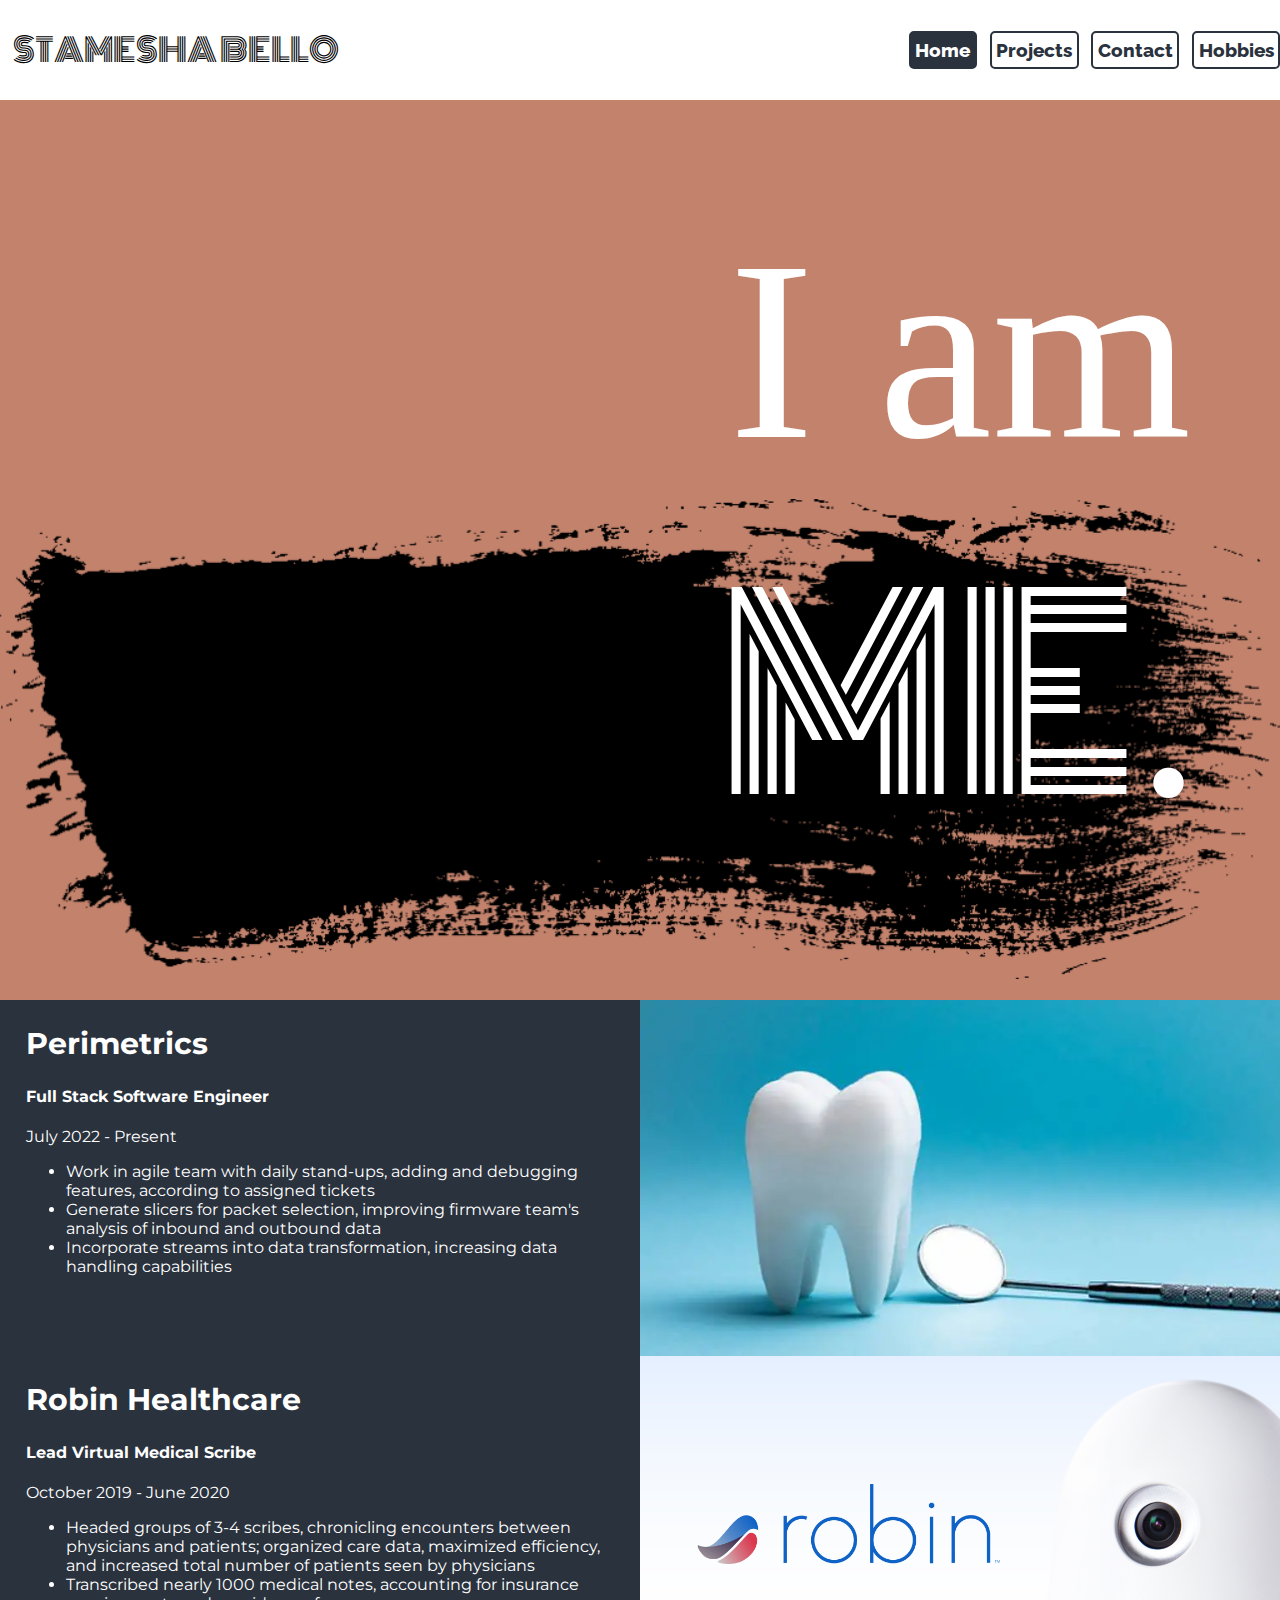
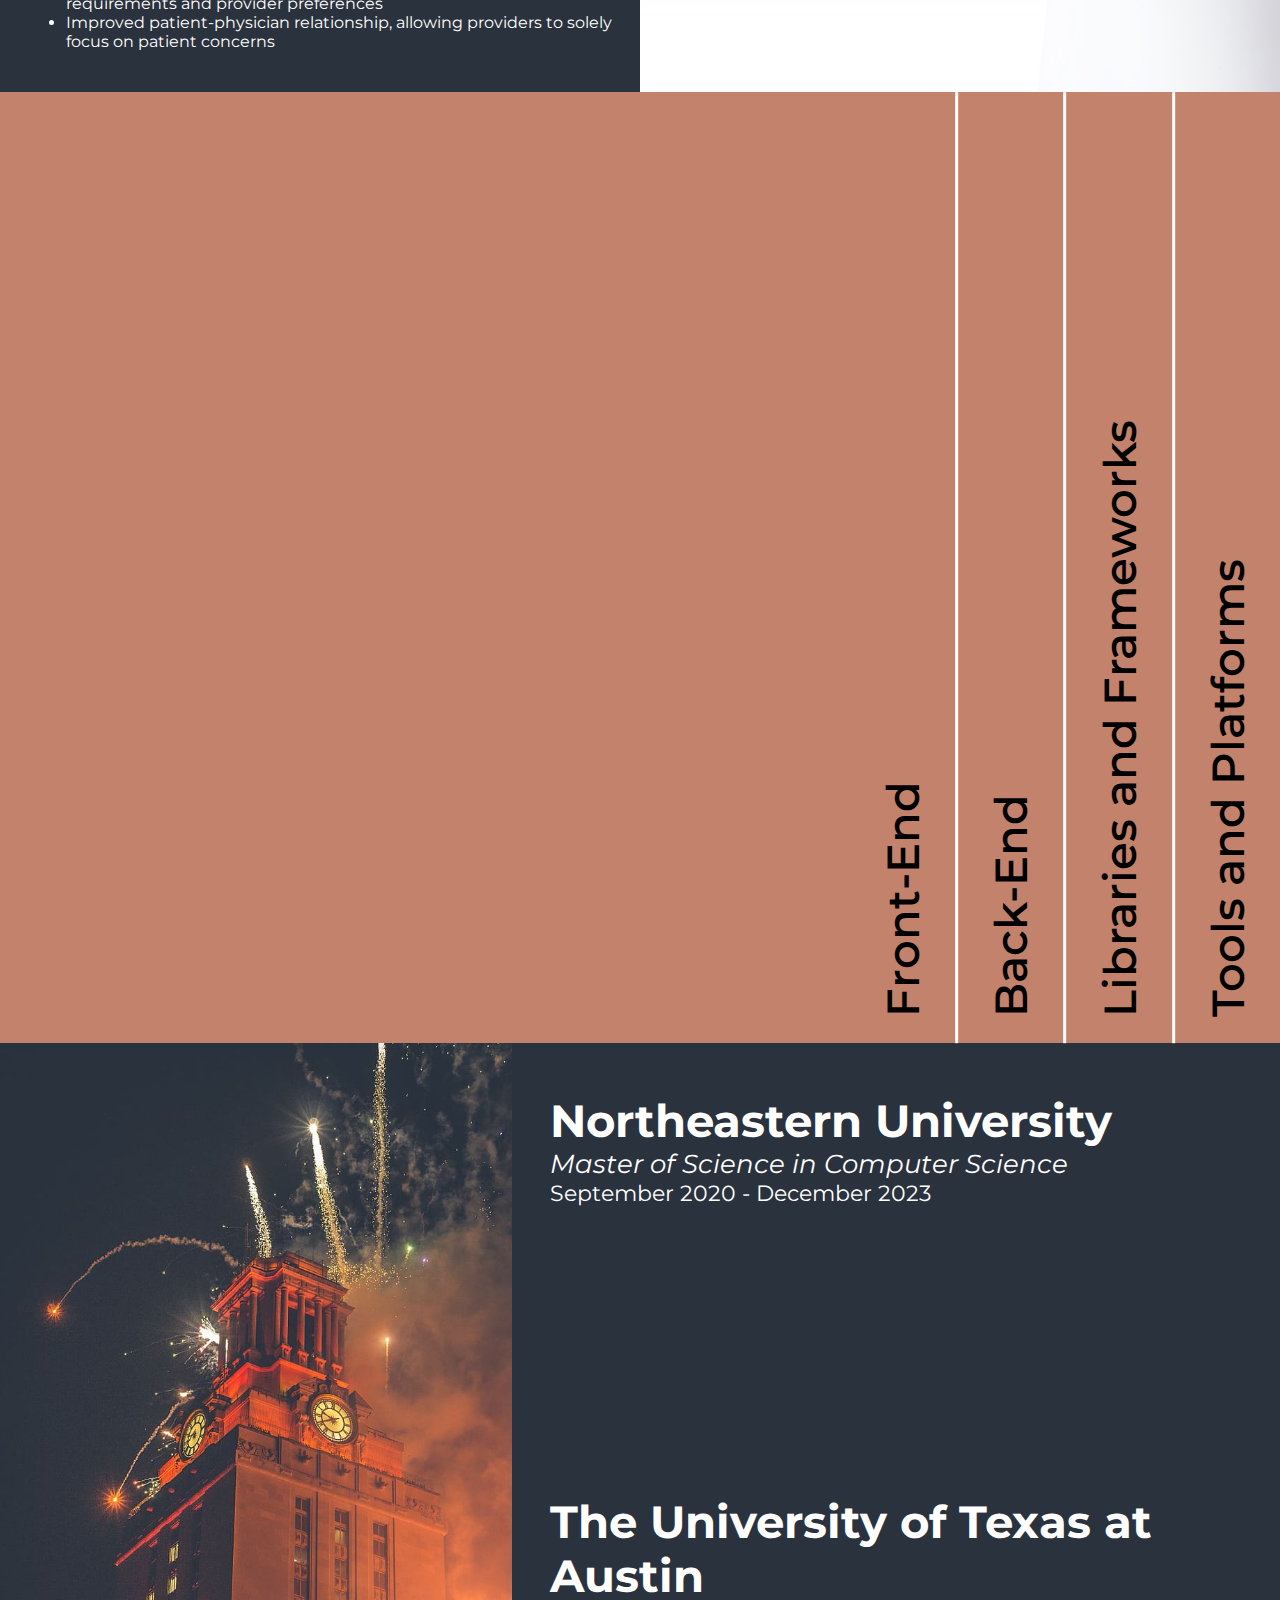
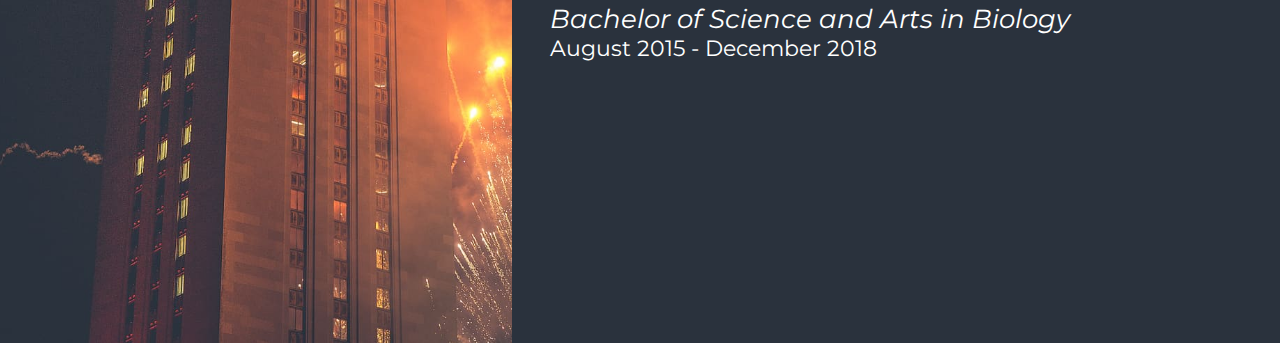
<file: index.html>
<!DOCTYPE html>
<html>
    <head>
        <meta charset="utf-8">
        <meta
            name="viewport"
            content="width=device-width, initial-scale=1"
        />
        <link
            href="./global_styles.css"
            rel="stylesheet"
        />
        <link
            href="./home.css"
            rel="stylesheet"
        />
        <link
          rel="preconnect"
          href="https://fonts.googleapis.com"
        >
        <link
          rel="preconnect"
          href="https://fonts.gstatic.com"
          crossorigin
        >
        <link
          href="https://fonts.googleapis.com/css2?family=Monoton&family=Montserrat:wght@300&family=Montserrat+Alternates&family=Raleway:wght@200&display=swap"
          rel="stylesheet"
        >
        <title>Stamesha Bello's Portfolio</title>
    </head>

    <body>

        <!--
            There should be a page about you, including references to any
            experience or education you want to include.  This should also
            be your home or landing page.
        -->

        <div class="navbar">
          <a href="" class="navbar-title">
            STA<span class="self-highlight">ME</span>SHA BELLO
          </a>
          <a href="" class="navbar-link navbar-link-current-page">Home</a>
          <a href="./projects/" class="navbar-link">Projects</a>
          <a href="./contact/" class="navbar-link">Contact</a>
          <a href="./hobbies/" class="navbar-link">Hobbies</a>
        </div>

        <div class="home-page-greeting">
          <div class="home-page-greeting-text">
            I am <span class="greeting-self-highlight">ME</span>.
          </div>
        </div>

        <div class="experience-section">
          <div class="job-description">
            <h2 class="job-title">Perimetrics</h2>
            <h4>Full Stack Software Engineer</h4>
            <div class="experience-date">July 2022 - Present</div>
            <ul>
              <li>
                Work in agile team with daily stand-ups, adding and debugging features, according to assigned tickets
              </li>
              <li>
                Generate slicers for packet selection, improving firmware team's analysis of inbound and outbound data
              </li>
              <li>
                Incorporate streams into data transformation, increasing data handling capabilities
              </li>
            </ul>
          </div>
          <div class="job-img-container">
            <img
              class="job-img"
              src="./resources/dental.webp"
              alt="Tooth and dental instrument"
            />
          </div>

          <div class="job-description">
            <h2 class="job-title">Robin Healthcare</h2>
            <h4>Lead Virtual Medical Scribe</h4>
            <div class="experience-date">October 2019 - June 2020</div>
            <ul>
              <li>
                Headed groups of 3-4 scribes, chronicling encounters between physicians and patients;
                organized care data, maximized efficiency, and increased total number of patients seen by physicians
              </li>
              <li>
                Transcribed nearly 1000 medical notes, accounting for insurance requirements and provider preferences
              </li>
              <li>
                Improved patient-physician relationship, allowing providers to solely focus on patient concerns
              </li>
            </ul>
          </div>
          <div class="job-img-container">
            <img
              class="job-img"
              src="./resources/robin-healthcare.png"
              alt="Robin Healthcare Logo"
            />
          </div>
        </div>

        <div class="technical-knowledge">
          <div class="front-end-tech">
            <div>Front-End</div>
            <div class="tech-img-container">
              <img
                src="./resources/android.svg"
                alt="Android Robot Logo"
              />
              <img
                src="./resources/css3.svg"
                alt="CSS3 Logo"
              />
              <img
                src="./resources/html5.svg"
                alt="HTML5 Logo"
              />
              <img
                src="./resources/javascript.svg"
                alt="JavaScript Logo"
              />
              <img
                src="./resources/typescript.svg"
                alt="Typescript Logo"
              />
              <img
                src="./resources/vue_js.svg"
                alt="Vue Logo"
              />
            </div>
          </div>

          <div class="back-end-tech">
            <div>Back-End</div>
            <div class="tech-img-container">
              <img
                src="./resources/java.svg"
                alt="Java Logo"
              />
              <img
                src="./resources/mysql.svg"
                alt="MySQL Logo"
              />
              <img
                src="./resources/python.svg"
                alt="Python Logo"
              />
            </div>
          </div>

          <div class="libraries-and-frameworks-tech">
            <div>Libraries and Frameworks</div>
            <div class="tech-img-container">
              <img
                src="./resources/junit5.png"
                alt="JUnit 5 Logo"
              />
              <img
                src="./resources/pytest.svg"
                alt="Pytest Logo"
              />
            </div>
          </div>

          <div class="tools-and-platforms-tech">
            <div>Tools and Platforms</div>
            <div class="tech-img-container">
              <img
                src="./resources/aws.svg"
                alt="AWS Logo"
              />
              <img
                src="./resources/docker.svg"
                alt="Docker Logo"
              />
              <img
                src="./resources/firebase.svg"
                alt="Firebase Logo"
              />
              <img
                src="./resources/git.svg"
                alt="Git Logo"
              />
              <img
                src="./resources/kubernetes.svg"
                alt="Kubernetes Logo"
              />
              <img
                src="./resources/linux-logo.svg"
                alt="Linux Logo"
              />
              <img
                src="./resources/unreal_engine.svg"
                alt="Unreal Engine Logo"
              />
              <img
                src="./resources/windows.svg"
                alt="Windows Logo"
              />
            </div>
          </div>
        </div>

        <div class="education-section">
          <div class="education-img">
            <img
              src="./resources/ut_tower_fireworks.jpg"
              class="UT-tower"
              alt="The Univeristy of Texas Tower with fireworks"
            />
          </div>
          <div class="school-list">
            <div class="school">
              <div class="university-name">Northeastern University</div>
              <div class="degree">Master of Science in Computer Science</div>
              <div class="dates-of-attendance">September 2020 - December 2023</div>
            </div>

            <div class="school">
              <div class="university-name">The University of Texas at Austin</div>
              <div class="degree">Bachelor of Science and Arts in Biology</div>
              <div class="dates-of-attendance">August 2015 - December 2018</div>
            </div>
          </div>
        </div>

        <!--
            Required HTML/CSS Elements
            Mobile friendly design
                Your website should look equally as good when on a mobile phone
                or desktop computer.  Some considerations:
                    - You may need to modify your navbar so that it shows as much
                      space as possible.   
                    - All content should be equally accessible whether a user is
                      on desktop or mobile
                    - Text, images and other content should shrink and grow so
                      that it is easier to see
                    - Idea: it might be a good idea to move the navbar (say from
                      the side to the bottom of the screen) when the user is in
                      mobile or browser view.

            Use of certain CSS properties and features
                You website should use, at least once, each of the following
                CSS properties or features:
                    - @media queries
        -->
    </body>
</html>
</file>
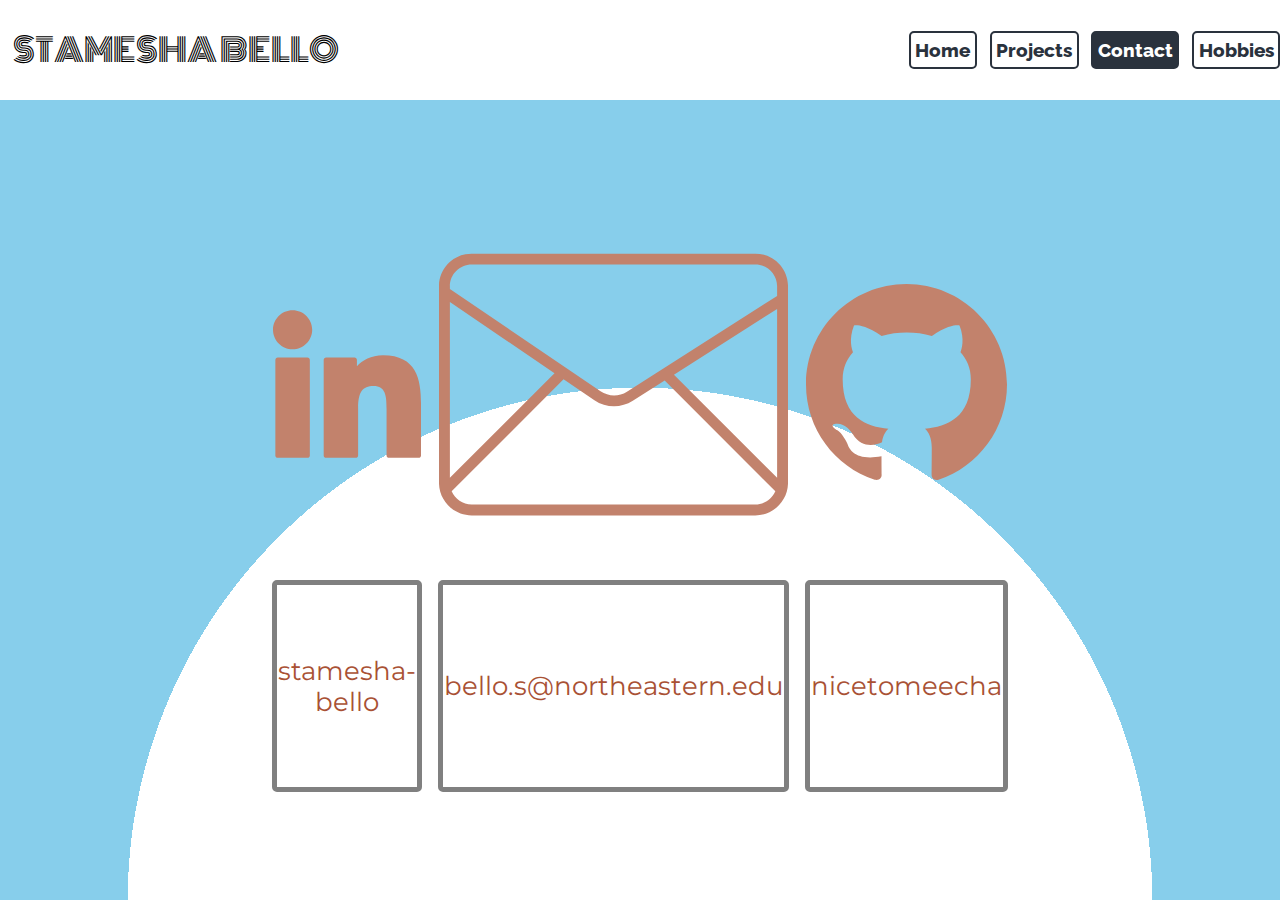
<file: contact/index.html>
<!DOCTYPE html>
<html>
    <head>
        <meta charset="utf-8" />
        <meta
            name="viewport"
            content="width=device-width, initial-scale=1"
        />
        <link
            href="../global_styles.css"
            rel="stylesheet"
        />
        <link
            href="./contact.css"
            rel="stylesheet"
        />
        <link
            rel="preconnect"
            href="https://fonts.googleapis.com"
        >
        <link
            rel="preconnect"
            href="https://fonts.gstatic.com"
            crossorigin
        >
        <link
            href="https://fonts.googleapis.com/css2?family=Monoton&family=Montserrat:wght@300&family=Montserrat+Alternates&family=Raleway:wght@200&display=swap"
            rel="stylesheet"
        >
        <title>Contact Me</title>
    </head>
    
    <body>

        <div class="navbar">
            <a href="../" class="navbar-title">
                STA<span class="self-highlight">ME</span>SHA BELLO
            </a>
            <a href="../" class="navbar-link">Home</a>
            <a href="../projects/" class="navbar-link">Projects</a>
            <a href="" class="navbar-link navbar-link-current-page">Contact</a>
            <a href="../hobbies/" class="navbar-link">Hobbies</a>
        </div>

        <div class="contact-table-container">
            <table class="contact-table">
                <tr>
                    <td>
                        <a
                            href="https://www.linkedin.com/in/stamesha-bello"
                            target="_blank"
                        >
                            <object type="image/svg+xml" data="../resources/linkedin-logo.svg" class="logo">
                                LinkedIn Logo <!-- fallback image in CSS -->
                            </object>
                        </a>
                    </td>
                    <td>
                        <a 
                            href="mailto:bello.s@northeastern.edu?subject=Project 1 Complaints&body=Your rickety website needs a lot of work!"
                        >
                            <object
                                type="image/svg+xml"
                                data="../resources/email-icon.svg"
                                class="logo"
                            >
                                E-mail Icon
                            </object>
                        </a>
                    </td>
                    <td>
                        <a
                            href="https://github.com/nice-to-meecha"
                            target="_blank"
                        >
                            <object
                                type="image/svg+xml"
                                data="../resources/Octicons-mark-github.svg"
                                class="logo"
                            >
                                GitHub Logo
                            </object>
                        </a>
                    </td>
                </tr>

                <tr>
                    <td class="link-only-cell">
                        <a
                            href="https://www.linkedin.com/in/stamesha-bello"
                            target="_blank"
                        >
                            stamesha-bello
                        </a>
                    </td>
                    <td class="link-only-cell">
                        <a 
                            href="mailto:bello.s@northeastern.edu?subject=Project 1 Complaints&body=Your rickety website needs a lot of work!"
                        >
                            bello.s@northeastern.edu
                        </a>
                    </td>
                    <td class="link-only-cell">
                        <a
                            href="https://github.com/nice-to-meecha"
                            target="_blank"
                        >
                            nicetomeecha
                        </a>
                    </td>
                </tr>
            </table>
        </div>
    </body>
</html>
</file>
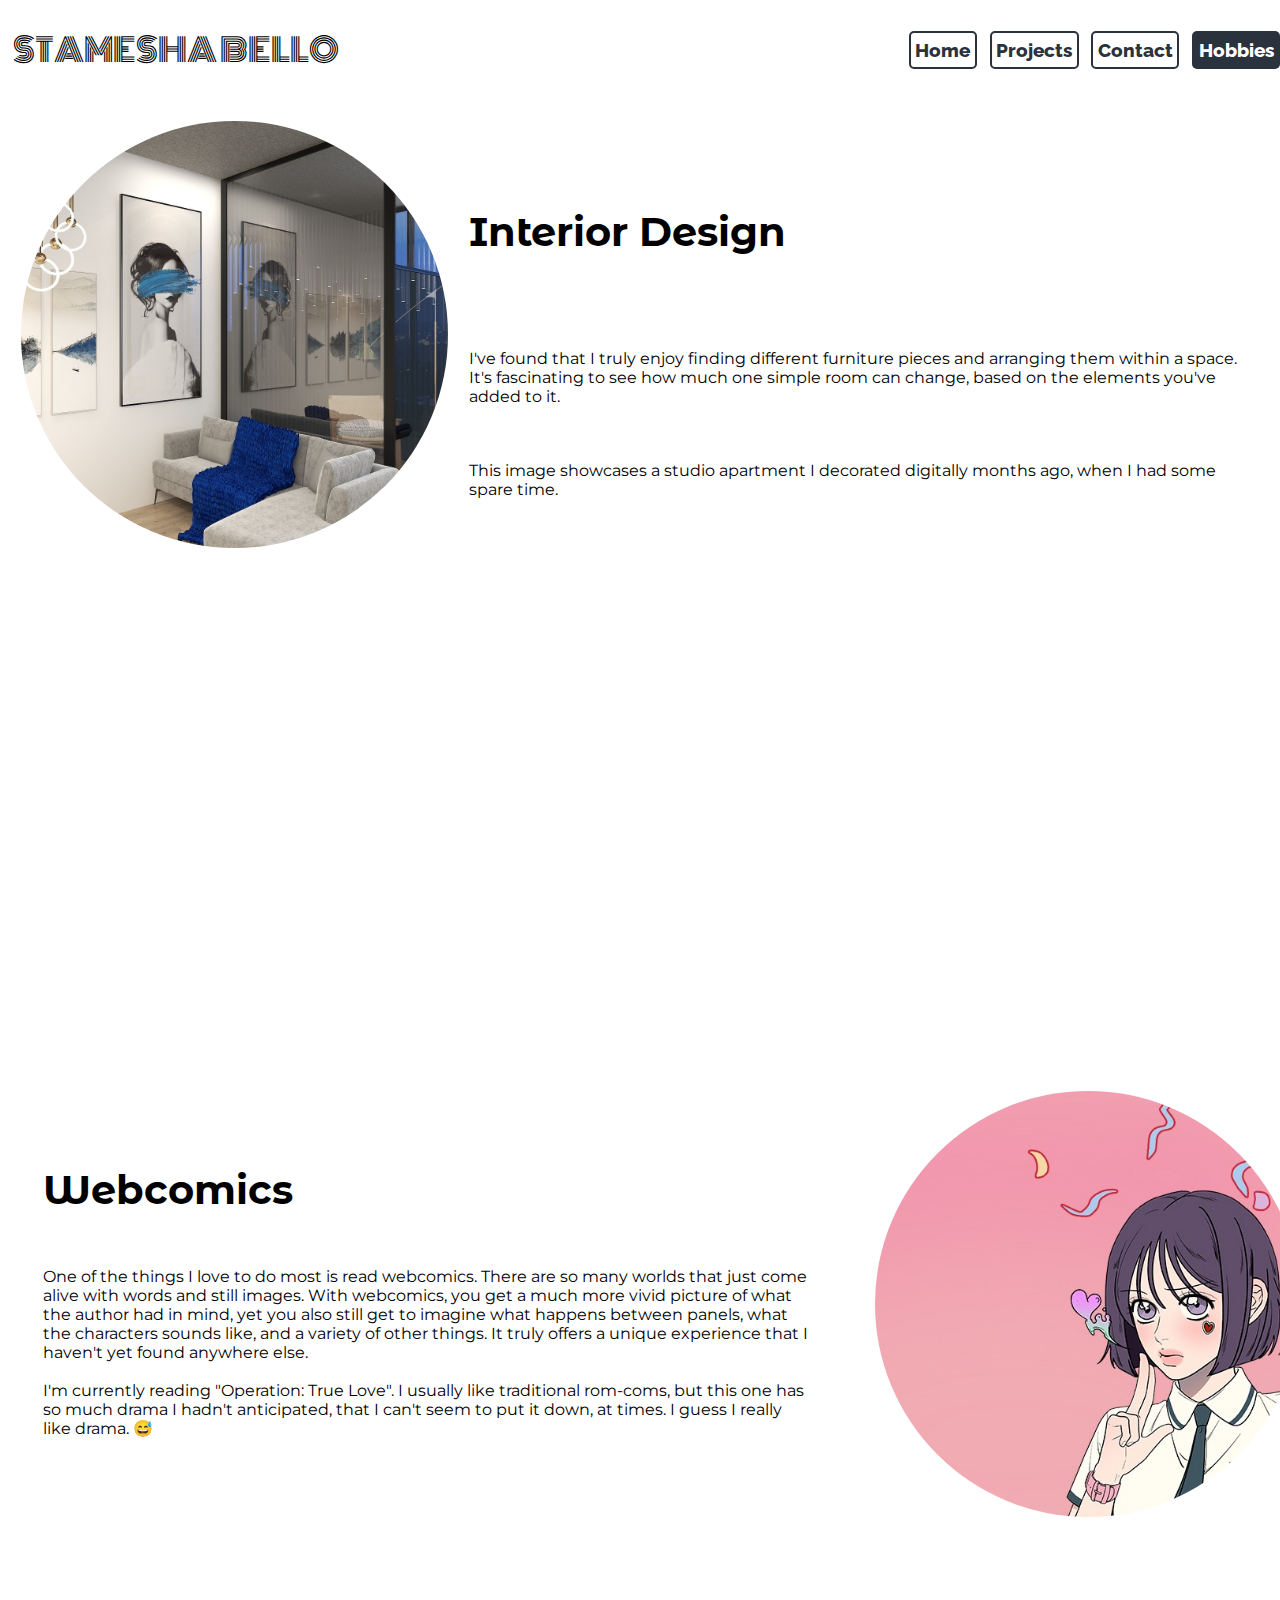
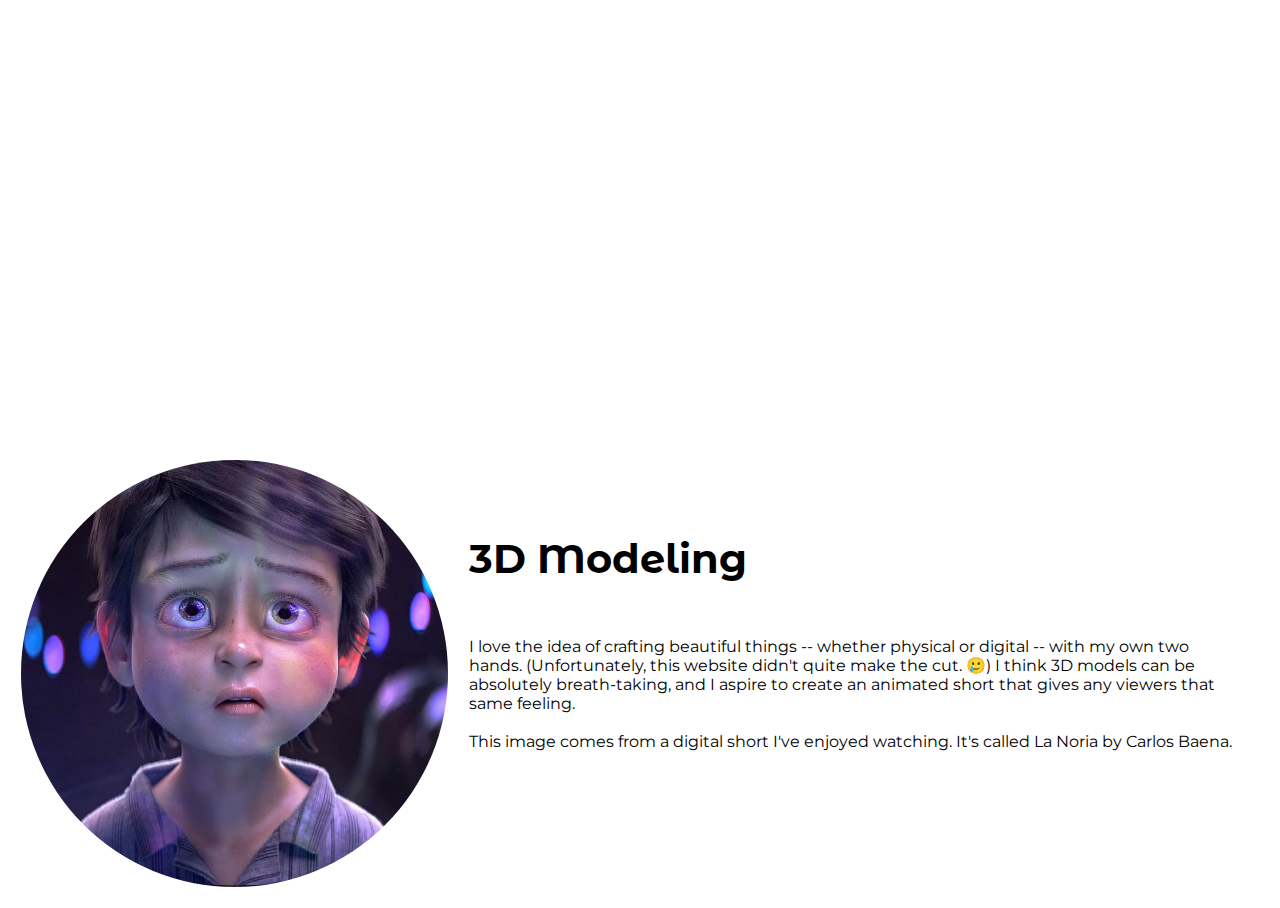
<file: hobbies/index.html>
<!DOCTYPE html>
<html>
    <head>
        <meta charset="utf-8" />
        <meta
            name="viewport"
            content="width=device-width, initial-scale=1"
        />
        <link
            href="../global_styles.css"
            rel="stylesheet"
        />
        <link
            href="./hobbies.css"
            rel="stylesheet"
        />
        <link
            rel="preconnect"
            href="https://fonts.googleapis.com"
        >
        <link
            rel="preconnect"
            href="https://fonts.gstatic.com"
            crossorigin
        >
        <link
            href="https://fonts.googleapis.com/css2?family=Monoton&family=Montserrat:wght@300&family=Montserrat+Alternates&family=Raleway:wght@200&display=swap"
            rel="stylesheet"
        >
        <title>My Hobbies</title>
    </head>

    <body>
        <div class="navbar">
            <a href="../" class="navbar-title">
                STA<span class="self-highlight">ME</span>SHA BELLO
            </a>
            <a href="../" class="navbar-link">Home</a>
            <a href="../projects/" class="navbar-link">Projects</a>
            <a href="../contact/" class="navbar-link">Contact</a>
            <a href="" class="navbar-link navbar-link-current-page">Hobbies</a>
        </div>

        <div class="hobby-container">
            <div class="interior-design-img">
            <img
                class="hobby-img"
                src="../resources/couch-with-art-and-reading-room.jpg"
                alt="Portion of a studio digitally designed by me"
            />
            </div>
            <div class="interior-design-description">
                <h4>Interior Design</h4>
                <p>
                    I've found that I truly enjoy finding different furniture pieces and
                    arranging them within a space. It's fascinating to see how much one
                    simple room can change, based on the elements you've added to it.
                </p>
                <p>
                    This image showcases a studio apartment I decorated digitally months ago,
                    when I had some spare time.
                </p>
            </div>

            <div class="webcomics-description">
                <h4>Webcomics</h4>
                <p>
                    One of the things I love to do most is read webcomics. There are so many
                    worlds that just come alive with words and still images. With webcomics,
                    you get a much more vivid picture of what the author had in mind, yet you
                    also still get to imagine what happens between panels, what the characters
                    sounds like, and a variety of other things. It truly offers a unique experience
                    that I haven't yet found anywhere else.
                    <br />
                    <br />
                    I'm currently reading "Operation: True Love". I usually like traditional rom-coms, but this
                    one has so much drama I hadn't anticipated, that I can't seem to put it down, at times.
                    I guess I really like drama. 😅
                </p>
            </div>
            <div class="webcomics-img">
            <img
                class="hobby-img"
                src="../resources/operation-true-love.jpg",
                alt="'Operation: True Love' Cover Image"
            />
            </div>

            <div class="modeling-3d-img">
            <img
                class="hobby-img"
                src="../resources/la-noria.jpg"
                alt="Still image from 'La Noria'"
            />
            </div>
            <div class="modeling-3d-description">
                <h4>3D Modeling</h4>
                <p>
                    I love the idea of crafting beautiful things -- whether physical or digital --
                    with my own two hands. (Unfortunately, this website didn't quite make the cut. 🥲) 
                    I think 3D models can be absolutely breath-taking, and I aspire to create an
                    animated short that gives any viewers that same feeling.
                    <br />
                    <br />
                    This image comes from a digital short I've enjoyed watching.
                    It's called La Noria by Carlos Baena.
                </p>
            </div>
        </div>
    </body>
</html>
</file>
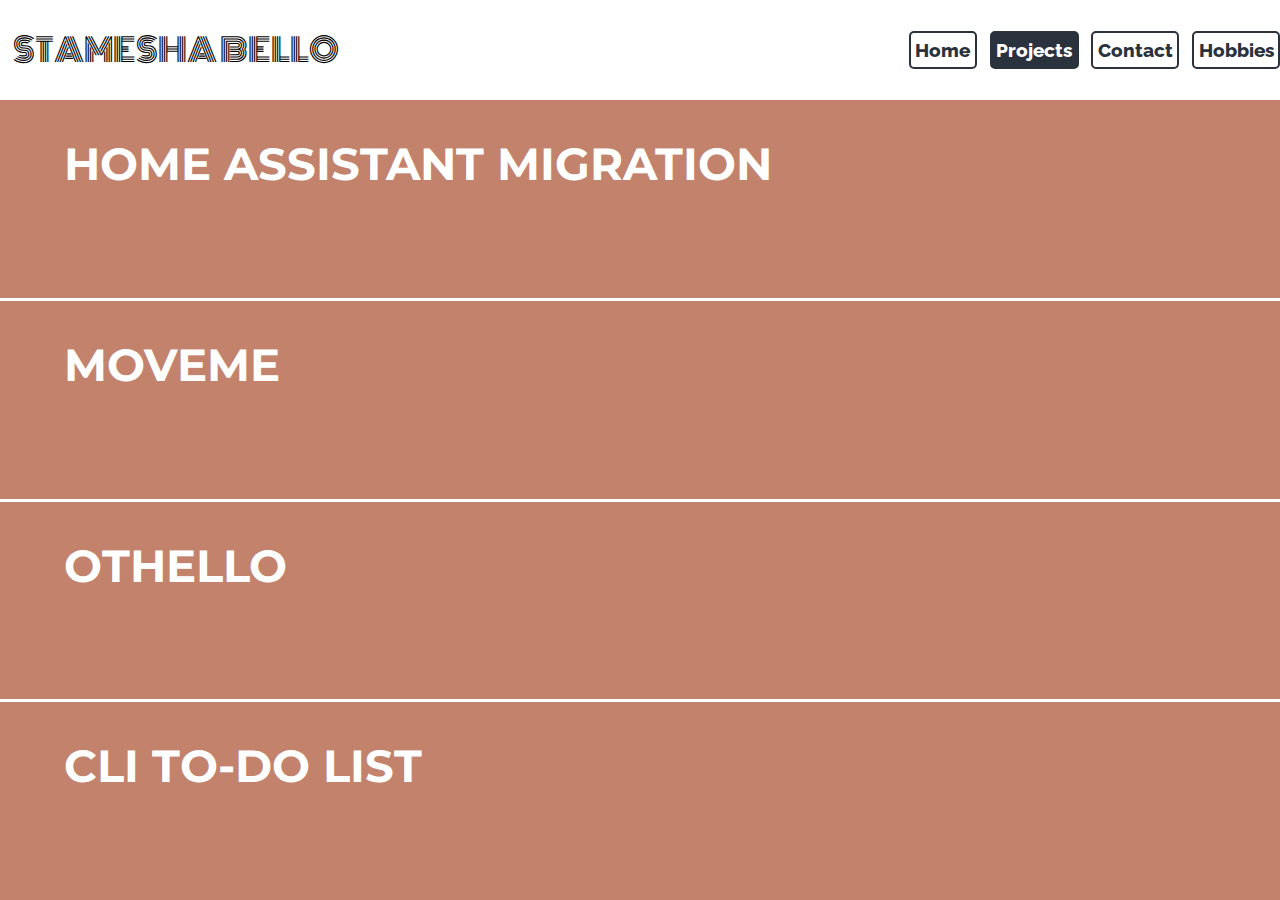
<file: projects/index.html>
<!DOCTYPE html>
<html>
    <head>
        <meta charset="utf-8" />
        <meta
            name="viewport"
            content="width=device-width, initial-scale=1"
        />
        <link
            href="../global_styles.css"
            rel="stylesheet"
        />
        <link
            href="./project.css"
            rel="stylesheet"
        />
        <link
            rel="preconnect"
            href="https://fonts.googleapis.com"
        >
        <link
            rel="preconnect"
            href="https://fonts.gstatic.com"
            crossorigin
        >
        <link
            href="https://fonts.googleapis.com/css2?family=Monoton&family=Montserrat:wght@300&family=Montserrat+Alternates&family=Raleway:wght@200&display=swap"
            rel="stylesheet"
        >
        <title>My Projects</title>
    </head>

    <body>
        <div class="navbar">
            <a href="../" class="navbar-title">
                STA<span class="self-highlight">ME</span>SHA BELLO
            </a>
            <a href="../" class="navbar-link">Home</a>
            <a href="" class="navbar-link navbar-link-current-page">Projects</a>
            <a href="../contact/" class="navbar-link">Contact</a>
            <a href="../hobbies/" class="navbar-link">Hobbies</a>
        </div>

        <div class="project-container">
            <div class="project project1">
                <h2 class="project-title">HOME ASSISTANT MIGRATION</h2>
                <div class="popup">
                    <div class="img-container">
                        <a
                            href="https://github.com/nice-to-meecha/CS6620_Group22"
                            target="_blank"
                        >
                            <img 
                                src="../resources/Home_Assistant_Logo.svg.png"
                                class="popup-img"
                            />
                        </a>
                    </div>
                    <ul>
                        <li>
                            Designed and implemented a solution to programmatically migrate container-based, IoT automation and
                            management software to cloud resources, using boto3 and various AWS services
                        </li>
                        <li>
                            Created a highly available, scalable, reliable, and more performant alternative to a local installation;
                            decreased reboot time from 2 minutes to 25 seconds
                        </li>
                    </ul>
                </div>
            </div>
            <div class="project project2">
                <h2 class="project-title">MOVEME</h2>
                <div class="popup">
                    <div class="img-container">
                        <a
                            href="https://github.com/nice-to-meecha/Bello_CS5520MAD_MoveMe"
                            target="_blank"
                        >
                            <img
                                src="../resources/MoveMe.JPEG"
                                class="popup-img"
                            />
                        </a>
                    </div>
                    <ul>
                        <li>
                            Produced an Android app easing 3D animation processes, shortening time investments from hours to
                            minutes
                        </li>
                        <li>
                            Developed game-like user interface, generating an immersive experience for animation; utilized mobile
                            gyroscope sensor, likening 3D animation to recording a real-life video
                        </li>                        
                    </ul>
                </div>
            </div>
            <div class="project project3">
                <h2 class="project-title">OTHELLO</h2>
                <div class="popup">
                    <div class="img-container">
                        <img
                            src="../resources/othello.png"
                            class="popup-img"
                        />
                    </div>
                    <ul>
                        <li>
                            Utilized object oriented design principles to implement the board game Othello with highlighted player moves
                        </li>
                        <li>
                            Developed a greedy algorithm to dictate game play for an AI opponent.
                        </li>
                    </ul>
                </div>
            </div>
            <div class="project project4">
                <h2 class="project-title">CLI TO-DO LIST</h2>
                <div class="popup">
                    <div class="img-container">
                        <a
                            href="https://github.com/nice-to-meecha/Academic_Samples/tree/main/Java_Todo_Application_Group"
                            target="_blank"
                        >
                            <img
                                src="../resources/to-do-list.jpeg"
                                class="popup-img"
                            />
                        </a>
                    </div>
                    <ul>
                        <li>
                            Led a team in generation of a CLI-based to-do app, allowing users to create, modify and delete tasks, based
                            on provided flags
                        </li>
                        <li>
                            Utilized factory, iterator, and MVC architectural design patterns, increasing code modularity,
                            reusability, testability, and upgradability
                        </li>
                    </ul>
                </div>
            </div>
        </div>
    </body>
</html>
</file>
<file: global_styles.css>
:root {
    --primary-color: #c2826c;
    --secondary-color: #2a323d;
    --rust-color: #A95134;
}

body {
    width: 100%;
    height: 100%;
    font-family: 'Montserrat', sans-serif;
}

.navbar {
    position: fixed;
    left: 0px;
    width: 100%;
    height: var(--navbar-height);
    background-color: white;
    color: var(--secondary-color);
    display: flex;
    justify-items: center;
    align-content: center;
    align-items: center;
    z-index: 2;
}

.navbar-link {
    border: 2px solid var(--secondary-color);
    border-radius: 5px;
    width: auto;
    text-align: center;
    text-decoration: none;
    color: var(--secondary-color);
    transition: 1s;
    position: relative;
    overflow: hidden;
    font-family: 'Raleway', sans-serif;
    font-weight: 800;
}

.navbar-link-current-page {
    background-color: var(--secondary-color);
    color: white;
}

.navbar-link::before {
    content: "";
    width: 100%;
    height: 100%;
    background-color: var(--primary-color);
    z-index: -1;
    position: absolute;
    top: 0px;
    left: 0px;
    transform: translateX(-100%);
    transition: 1s;
}

.navbar-link:hover::before {
    transform: translateX(0);
}

.navbar-link:hover {
    color: white;
    border-color: var(--primary-color);
}

.navbar-title {
    position: absolute;
    left: 1%;
    width: fit-content;
    border: none;
    text-decoration: none;
    color: black;
    font-family: 'Monoton', cursive;
}

.self-highlight {
    transition: color 0.5s;
}

.navbar-title:hover .self-highlight {
    color: var(--primary-color);
}

/* @media Queries */

/*  Extra Small (ipod, etc.) */
@media (min-width: 0px) {
    :root {
        --navbar-height: 75px;
    }

    body {
        margin: 0px 0px var(--navbar-height) 0px;
    }

    .navbar {
        top: auto;
        bottom: 0px;
        justify-content: center;
        gap: 5%;
    }

    .navbar-title {
        font-size: 0vw;
    }

    .navbar-link {
        font-size: 5vw;
        padding: 1vw 0.75vw;
    }
}

/* Small (cell phone) */
@media (min-width: 576px) {
    :root {
        --navbar-height: 100px;
    }

    body {
        margin: var(--navbar-height) 0px 0px 0px;
    }
    
    .navbar {
        top: 0px;
        bottom: auto;
        justify-content: flex-end;
        gap: 1%;
    }

    .navbar-title {
        font-size: 5vw;
    }

    .navbar-link {
        font-size: 2.25vw;
        padding: 0.5vw 0.35vw;
    }
}

/* Medium (tablet) */
@media (min-width: 768px) {
    .navbar-title {
        font-size: 4vw;
    }

    .navbar-link {
        font-size: 2vw;
    }
}

/* Large (computer) */
@media (min-width: 992px) {
    .navbar-title {
        font-size: 3vw;
        display: hidden;
    }

    .navbar-link {
        font-size: 1.75vw;
    }
}

/* Extra Large (large computer screen) */
@media (min-width: 1200px) {
    .navbar-title {
        font-size: 2.5vw;
    }

    .navbar-link {
        font-size: 1.5vw;
    }
}
</file>
<file: home.css>
.home-page-greeting {
    width: 100%;
    height: 100vh;
    color: white;
    display: flex;
    justify-content: flex-end;
    align-items: center;
    font-family: 'Times New Roman', Times, serif;
    background: var(--primary-color) url("./resources/black-brush-stroke.png") no-repeat right bottom;
    background-size: contain;
    background-position-y: 95%;
}

.greeting-self-highlight {
    font-family: 'Monoton', cursive;
}

.home-page-greeting-text {
    width: 50%;
    font-size: var(--greeting-font-size);
    text-align: right;
}

.experience-section {
    width: 100%;
    height: auto;
    background-color: var(--secondary-color);
    color: white;
    display: flex;
    flex-wrap: wrap;
    justify-content: flex-end;
}

.job-img-container {
    overflow: hidden;
    display: flex;
    justify-content: center;
    align-items: center;
}

.job-img {
    width: 100%;
    height: auto;
}

.job-title {
    font-size: 30px;
}

.technical-knowledge {
    width: 100%;
    /* min-height: 50vh; */
    max-height: fit-content;
    background-color: var(--primary-color);
    display: flex;
    justify-content: flex-end;
}

.front-end-tech, .back-end-tech,
.libraries-and-frameworks-tech,
.tools-and-platforms-tech {
    padding: 2%;
    height: 100%;
    writing-mode: vertical-lr;
    transform: rotate(180deg);
    border-left: 3px solid white;
    transition: 1s;
}

.tools-and-platforms-tech {
    border-left: none;
}

.front-end-tech:hover, .back-end-tech:hover,
.libraries-and-frameworks-tech:hover,
.tools-and-platforms-tech:hover {
    flex: 30;
    background-color: var(--rust-color);
    color: white;
}

.front-end-tech:hover .tech-img-container,
.back-end-tech:hover .tech-img-container,
.libraries-and-frameworks-tech:hover .tech-img-container,
.tools-and-platforms-tech:hover .tech-img-container {
    display: flex;
    flex-wrap: wrap;
    justify-content: center;
    align-items: center;
}

.tech-img-container {
    width: 75%;
    display: none;
    transform: rotate(180deg);
}

.education-section {
    display: flex;
    background-color: var(--secondary-color);
    width: 100%;
    max-height: fit-content;
    color: white;
    flex-wrap: wrap;
}

.education-img {
    display: flex;
    justify-content: center;
    align-items: center;
}

.UT-tower {
    width: 100%;
    height: 100%;
    max-height: 100%;
    object-fit: cover;
}

.school-list {
    display: flex;
    flex-direction: column;
    padding: 1% 0%;
}

.school {
    width: 90%;
    height: 40%;
    padding: 5%;
}

.university-name {
    font-weight: bold;
}

.degree {
    font-style: italic;
}


/* @media Queries */

/*  Extra Small (ipod, etc.) */
@media (min-width: 0px) {
    .home-page-greeting-text {
        --greeting-font-size: 30vw;
        text-align: center;
    }

    .home-page-greeting {
        justify-content: center;
        margin: 0px;
        background-position-y: 75%;
    }

    .job-description {
        width: 96%;
        height: 25%;
        padding: 0% 2%;
    }

    .job-img-container {
        width: 100%;
        height: 25%;
    }

    .tech-img-container > img {
        width: 20vw;
        padding: 10px;
    }

    .technical-knowledge {
        font-size: 5vw;
        font-weight: 600;
    }

    .education-section {
        height: 200vh;
    }

    .education-img {
        width: 100%;
        height: 50%;
    }

    .school-list {
        width: 100%;
        height: 50%;
    }

    .university-name {
        font-size: 5vw;
    }

    .degree {
        font-size: 4vw;
    }
    
    .dates-of-attendance {
        font-size: 3.25vw;
    }
}

/* Small (cell phone) */
@media (min-width: 576px) {
    .home-page-greeting-text {
        --greeting-font-size: 25vw;
    }

    .home-page-greeting {
        justify-content: flex-end;
        margin-right: 10px;
    }

    .technical-knowledge {
        font-weight: 550;
    }

    .education-section {
        height: 100vh;
    }

    .education-img {
        width: 40%;
        height: 100%;
    }

    .school-list {
        width: 60%;
        height: 90%
    }

    .university-name {
        font-size: 4vw;
    }

    .degree {
        font-size: 3.5vw;
    }

    .dates-of-attendance {
        font-size: 2.875vw;
    }
}

/* Medium (tablet) */
@media (min-width: 768px) {
    .home-page-greeting {
        background-position-y: 95%;
    }

    .home-page-greeting-text {
        --greeting-font-size: 25vw;
    }

    .job-description {
        width: 46%;
        height: 50%;
    }

    .job-img-container {
        width: 50%;
        height: 50%;
    }

    .tech-img-container > img {
        width: 15vw;
    }

    .technical-knowledge {
        font-size: 3.85vw;
    }

    .degree {
        font-size: 3vw;
    }

    .dates-of-attendance {
        font-size: 2.5vw;
    }
}

/* Large (computer) */
@media (min-width: 992px) {
    .home-page-greeting-text {
        --greeting-font-size: 25vw;
    }

    .degree {
        font-size: 2.5vw;
    }

    .dates-of-attendance {
        font-size: 2.125vw;
    }
}

/* Extra Large (large computer screen) */
@media (min-width: 1200px) {
    .home-page-greeting-text {
        --greeting-font-size: 20vw;
    }

    .tech-img-container > img {
        width: 12vw;
    }

    .technical-knowledge {
        font-size: 3.5vw;
    }

    .university-name {
        font-size: 3.5vw;
    }

    .degree {
        font-size: 2vw;
    }
    
    .dates-of-attendance {
        font-size: 1.75vw;
    }
}
</file>
<file: contact/contact.css>
body {
    color: white;
}

.circular-background {
    position: absolute;
    top: 0px;
    left: 0px;
    width: 100%;
    height: calc(100vh - var(--navbar-height));
    z-index: -1;
    background-color: blue;
    display: flex;
    justify-content: center;
    align-items: center;
}

.circle {
    clip-path: circle(6rem at bottom center);
    background-color: black;
    width: 100%;
    padding-top: 100%;
}

.contact-table-container {
    width: 100%;
    height: calc(100vh - var(--navbar-height));
    display: flex;
    justify-content: center;
    align-items: center;
    background: radial-gradient(circle at bottom center, white, white 50%, skyblue 50%);
    flex-wrap: wrap;
    overflow-x: auto;
}

.contact-table {
    width: 50%;
    min-width: 500px;
    /* border-collapse: collapse; */
    border-spacing: 1em;
    flex-shrink: 1;
}

.contact-table td {
    width: 25%;
    min-height: fit-content;
    height: calc((100vh - var(--navbar-height)) / 4);
    max-height: calc((100vh - var(--navbar-height)) / 4);
    aspect-ratio: 1 / 1;
    text-align: center;
}

.link-only-cell {
    border: 5px solid gray;
    border-radius: 5px;
}

.link-only-cell > a {
    text-decoration: none;
    font-size: 2vw;
    color: var(--rust-color);
}

.logo {
    width: 100%;
}

/* @media (min-width: 0px) {
    .link-only-cell > a {
        text-decoration: none;
        font-size: 2vw;
        color: var(--rust-color);
    }

    .contact-table {
        transform: rotate(90deg);
        writing-mode: vertical-lr;
    }

    .logo {
        transform: rotate(-90deg);
    }
} */
</file>
<file: hobbies/hobbies.css>
h4 {
    font-family: 'Montserrat Alternates', sans-serif;
    font-size: 40px;
}

.hobby-container {
    width: 100%;
    max-height: fit-content;
    display: grid;
    grid-template-columns: repeat(3, minmax(0, 1fr));
    grid-template-rows: repeat(3, minmax(0, 1fr));
    grid-template-areas: 
        "interior-design-img interior-design-description interior-design-description"
        "webcomics-description webcomics-description webcomics-img"
        "modeling-3d-img modeling-3d-description modeling-3d-description"
    ;
    row-gap: 500px;
}

.interior-design-img {
    grid-area: interior-design-img;
}

.interior-design-description {
    grid-area: interior-design-description;
    display: flex;
    /* justify-content: center; */
    align-items: center;
    flex-wrap: wrap;
    /* text-align: left; */
}

.webcomics-img {
    grid-area: webcomics-img;
}

.webcomics-description {
    grid-area: webcomics-description;
}

.modeling-3d-img {
    grid-area: modeling-3d-img;
}

.modeling-3d-description {
    grid-area: modeling-3d-description;
}

.interior-design-img, .webcomics-img,
.modeling-3d-img {
    width: 100%;
    border-radius: 50%;
    overflow: hidden;
    aspect-ratio: 1;
}

.hobby-img {
    object-fit: cover;
    height: 100%;
    width: 100%;
    object-position: bottom;
}

.interior-design-img, .interior-design-description,
.webcomics-img, .webcomics-description,
.modeling-3d-img, .modeling-3d-description {
    margin: 5%;
}

@media (min-width: 0px) {
    .hobby-container {
        grid-template-areas: 
            "interior-design-img "
            "interior-design-description"
            "webcomics-img"
            "webcomics-description"
            "modeling-3d-img"
            "modeling-3d-description"
        ;
        grid-template-columns: minmax(0, 1fr);
        grid-template-rows: repeat(6, minmax(0, 1fr));
        row-gap: 2%;
    }
}

@media (min-width: 576px) {
    .hobby-container {
        grid-template-columns: repeat(3, minmax(0, 1fr));
        grid-template-rows: repeat(3, minmax(0, 1fr));
        grid-template-areas: 
            "interior-design-img interior-design-description interior-design-description"
            "webcomics-description webcomics-description webcomics-img"
            "modeling-3d-img modeling-3d-description modeling-3d-description"
        ;
        row-gap: 500px;
    }
}
</file>
<file: projects/project.css>
body {
    --content-display: none;
    --project-title-font-size: 55px;
}

.project-grid {
    width: 100%;
    height: calc(100vh - var(--navbar-height));
    background-color: var(--primary-color);
    display: grid;
    grid-template-columns: 1fr 1fr;
    grid-template-rows: 1fr;
    grid-template-areas:
        "selected-project-img projects";
    color: white;
}

.selected-project-img {
    grid-area: selected-project-img;
    border-right: 3px solid white;
    background-image: url(../resources/Home_Assistant_Logo.svg.png);
    background-size: 50%;
    background-position: center;
    background-repeat: no-repeat;
}

.project {
    border-top: 3px solid white;
    padding: 0% 5%;
    flex-grow: 1;
    flex-shrink: 1;
    transition: 1s;
}

.project:first-child {
    border-top: none;
}

.project:hover {
    --content-display: block;
    --project-title-font-size: 32px;
}

.project-title {
    font-size: 3.5vw;
    /* font-size: 55px; */
    font-weight: bold;
    transition: 0.5s;
    /* margin: 0px; */
}

.project-container {
    background-color: var(--primary-color);
    color: white;
    grid-area: projects;
    display: flex;
    flex-direction: column;
    justify-content: center;
    justify-items: center;
    width: 100%;
    height: calc(100vh - var(--navbar-height));
    transition: 1s;
    overflow-y: auto;
}

.project:hover .project-title {
    /* color: rgb(255, 255, 255, 0); */
}

.project:hover {
    background-color: var(--rust-color);
}

.project:hover .popup {
    display: block;
}

.popup {
    position: absolute;
    top: calc(var(--navbar-height) + 10px);
    z-index: 1;
    height: 80%;
    display: none;
    transition: display 0.5s;
}

.popup > ul {
    background-color: var(--rust-color);
}

.img-container {
    width: 100%;
    height: 50%;
}

.popup-img {
    object-fit: contain;
    width: 100%;
    height: 100%;
}

/* @media Queries */

/*  Extra Small (ipod, etc.) */
@media (min-width: 0px) {
    .popup {
        right: 10%;
        width: 80%;
        top: auto;
        bottom: calc(var(--navbar-height) + 10px);
    }

    .project-title {
        font-size: 8vw;
    }
}

@media (min-width: 576px) {
    .project-title {
        font-size: 5vw;
    }

    .popup {
        top: calc(var(--navbar-height) + 1%);
        bottom: auto;
    }
}

/* Medium (tablet) */
@media (min-width: 768px) {
    .popup {
        right: 5%;
        width: 40%;
    }

    .project2 .popup {
        top: 30%;
    }
    
    .project4 .popup {
        top: 30%;
    }

    .project-title {
        font-size: 4.5vw;
    }
}

@media (min-width: 992px) {
    .project-title {
        font-size: 3.5vw;
    }
}
</file>
